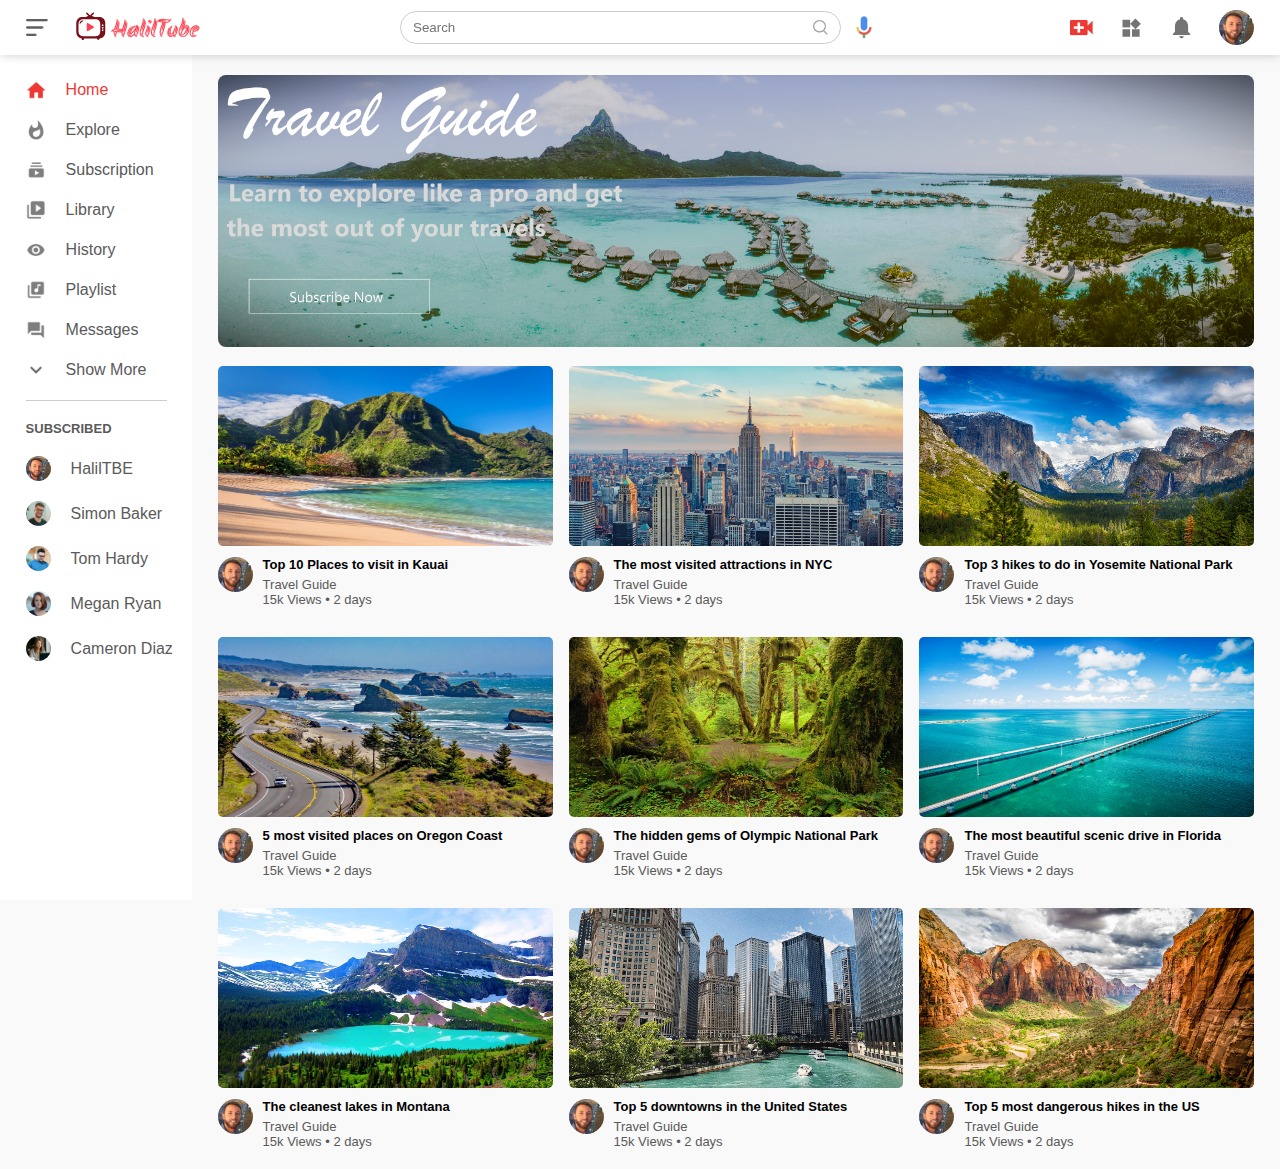
<file: index.html>
<!DOCTYPE html>
<html lang="en">
<head>
    <meta charset="UTF-8">
    <meta name="viewport" content="width=device-width, initial-scale=1.0">
    <link rel="stylesheet" href="style.css">
    <title>HalilTube</title>

</head>
<body>
    
    <nav class="flex-div">
        <div class="nav-left flex-div">
            <img src="images/menu.png" alt="" class="menu-icon">
            <a href="index.html"><img src="images/logo.png" alt="" class="logo"></a>
        </div>
        <div class="nav-middle flex-div">
            <div class="search-box flex-div">
                <input type="text" placeholder="Search">
                <img src="images/search.png" alt="">
            </div>
            <img src="images/voice-search.png" class="mic-icon">
        </div>
        <div class="nav-right flex-div">
            <img src="images/upload.png" alt="">
            <img src="images/more.png" alt="">
            <img src="images/notification.png" alt="">
            <img src="images/Jack.png" alt="" class="user-icon">
        </div>
    </nav>
            <!-- --------------------------- sidebar ------------------- -->
    <div class="sidebar">
        <div class="shortcut-links">
            <a href=""><img src="images/home.png" alt=""><p>Home</p></a>
            <a href=""><img src="images/explore.png" alt=""><p>Explore</p></a>
            <a href=""><img src="images/subscriprion.png" alt=""><p>Subscription</p></a>
            <a href=""><img src="images/library.png" alt=""><p>Library</p></a>
            <a href=""><img src="images/history.png" alt=""><p>History</p></a>
            <a href=""><img src="images/playlist.png" alt=""><p>Playlist</p></a>
            <a href=""><img src="images/messages.png" alt=""><p>Messages</p></a>
            <a href=""><img src="images/show-more.png" alt=""><p>Show More</p></a>
            <hr>
        </div>
        <div class="subscribed-list">
            <h3>SUBSCRIBED</h3>
            <a href=""><img src="images/Jack.png" alt=""><p>HalilTBE</p></a>
            <a href=""><img src="images/simon.png" alt=""><p>Simon Baker</p></a>
            <a href=""><img src="images/tom.png" alt=""><p>Tom Hardy</p></a>
            <a href=""><img src="images/megan.png" alt=""><p>Megan Ryan</p></a>
            <a href=""><img src="images/cameron.png" alt=""><p>Cameron Diaz</p></a>
        </div>
    </div>
                <!--------------------main--------------------->
    <div class="container">
        <div class="banner">
            <img src="images/banner.png">
        </div>
        <div class="list-container">
            <div class="vid-list">
                <a href="top-10-places-to-visit-in-Kauai.html"><img src="images/thumbnail1.png" class="thumbnail"></a>
                <div class="flex-div">
                    <img src="images/Jack.png">
                    <div class="vid-info">
                        <a href="top-10-places-to-visit-in-Kauai.html">Top 10 Places to visit in Kauai</a>
                        <p>Travel Guide</p>
                        <p>15k Views &bull; 2 days</p>
                    </div>
                </div>
            </div>
            <div class="vid-list">
                <a href=""><img src="images/thumbnail2.png" class="thumbnail"></a>
                <div class="flex-div">
                    <img src="images/Jack.png">
                    <div class="vid-info">
                        <a href="">The most visited attractions in NYC</a>
                        <p>Travel Guide</p>
                        <p>15k Views &bull; 2 days</p>
                    </div>
                </div>
            </div>
            <div class="vid-list">
                <a href=""><img src="images/thumbnail3.png" class="thumbnail"></a>
                <div class="flex-div">
                    <img src="images/Jack.png">
                    <div class="vid-info">
                        <a href="">Top 3 hikes to do in Yosemite National Park</a>
                        <p>Travel Guide</p>
                        <p>15k Views &bull; 2 days</p>
                    </div>
                </div>
            </div>
            <div class="vid-list">
                <a href=""><img src="images/thumbnail4.png" class="thumbnail"></a>
                <div class="flex-div">
                    <img src="images/Jack.png">
                    <div class="vid-info">
                        <a href="">5 most visited places on Oregon Coast</a>
                        <p>Travel Guide</p>
                        <p>15k Views &bull; 2 days</p>
                    </div>
                </div>
            </div>
            <div class="vid-list">
                <a href=""><img src="images/thumbnail5.png" class="thumbnail"></a>
                <div class="flex-div">
                    <img src="images/Jack.png">
                    <div class="vid-info">
                        <a href="">The hidden gems of Olympic National Park</a>
                        <p>Travel Guide</p>
                        <p>15k Views &bull; 2 days</p>
                    </div>
                </div>
            </div>
            <div class="vid-list">
                <a href=""><img src="images/thumbnail6.png" class="thumbnail"></a>
                <div class="flex-div">
                    <img src="images/Jack.png">
                    <div class="vid-info">
                        <a href="">The most beautiful scenic drive in Florida</a>
                        <p>Travel Guide</p>
                        <p>15k Views &bull; 2 days</p>
                    </div>
                </div>
            </div>
            <div class="vid-list">
                <a href=""><img src="images/thumbnail7.png" class="thumbnail"></a>
                <div class="flex-div">
                    <img src="images/Jack.png">
                    <div class="vid-info">
                        <a href="">The cleanest lakes in Montana</a>
                        <p>Travel Guide</p>
                        <p>15k Views &bull; 2 days</p>
                    </div>
                </div>
            </div>
            <div class="vid-list">
                <a href=""><img src="images/thumbnail8.png" class="thumbnail"></a>
                <div class="flex-div">
                    <img src="images/Jack.png">
                    <div class="vid-info">
                        <a href="">Top 5 downtowns in the United States</a>
                        <p>Travel Guide</p>
                        <p>15k Views &bull; 2 days</p>
                    </div>
                </div>
            </div>
            <div class="vid-list">
                <a href=""><img src="images/thumbnail9.png" class="thumbnail"></a>
                <div class="flex-div">
                    <img src="images/Jack.png">
                    <div class="vid-info">
                        <a href="">Top 5 most dangerous hikes in the US</a>
                        <p>Travel Guide</p>
                        <p>15k Views &bull; 2 days</p>
                    </div>
                </div>
            </div>
        </div>
    </div>




<script src="script.js"></script>

</body>
</html>
</file>
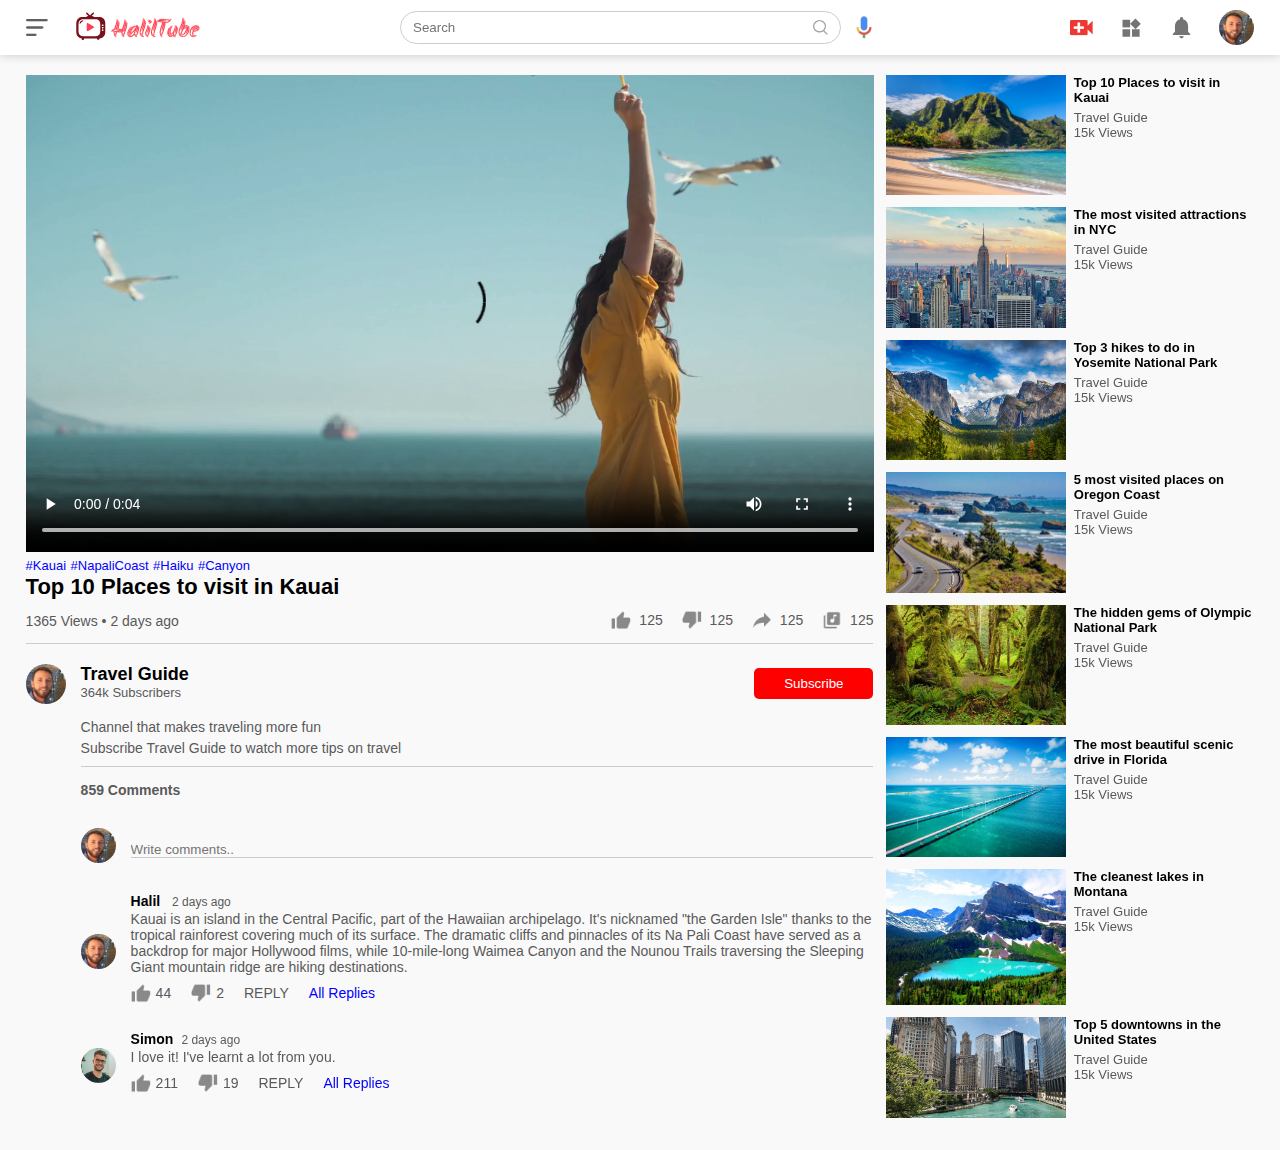
<file: top-10-places-to-visit-in-Kauai.html>
<!DOCTYPE html>
<html lang="en">
<head>
    <meta charset="UTF-8">
    <meta name="viewport" content="width=device-width, initial-scale=1.0">
    <link rel="stylesheet" href="style.css">
    <title>Play Video</title>

</head>
<body>
    
    <nav class="flex-div">
        <div class="nav-left flex-div">
            <img src="images/menu.png" alt="" class="menu-icon">
            <a href="index.html"><img src="images/logo.png" alt="" class="logo"></a>
        </div>
        <div class="nav-middle flex-div">
            <div class="search-box flex-div">
                <input type="text" placeholder="Search">
                <img src="images/search.png" alt="">
            </div>
            <img src="images/voice-search.png" class="mic-icon">
        </div>
        <div class="nav-right flex-div">
            <img src="images/upload.png" alt="">
            <img src="images/more.png" alt="">
            <img src="images/notification.png" alt="">
            <img src="images/Jack.png" alt="" class="user-icon">
        </div>
    </nav>
                 <!-- --------------------------- sidebar ------------------- -->

    <div class="container play-container">
        <div class="row">
            <div class="play-video">
                <video controls autoplay>
                    <source src="images/video.mp4" type="video/mp4">
                </video>
                <div class="tags">
                    <a href="">#Kauai</a> <a href="">#NapaliCoast</a> <a href="">#Haiku</a> <a href="">#Canyon</a>
                </div>
                <h3>Top 10 Places to visit in Kauai</h3>
                <div class="play-video-info">
                    <p>1365 Views &bull; 2 days ago</p>
                    <div>
                        <a href=""><img src="images/like.png" alt="">125</a>
                        <a href=""><img src="images/dislike.png" alt="">125</a>
                        <a href=""><img src="images/share.png" alt="">125</a>
                        <a href=""><img src="images/save.png" alt="">125</a>
                    </div>
                </div>
                <hr>
                <div class="publisher">
                    <img src="images/Jack.png">
                    <div>
                        <p>Travel Guide</p>
                        <span>364k Subscribers</span>
                    </div>
                    <button type="button">Subscribe</button>
                </div>
                <div class="vid-description">
                    <p>Channel that makes traveling more fun</p>
                    <p>Subscribe Travel Guide to watch more tips on travel</p>
                    <hr>
                    <h4>859 Comments</h4>

                    <div class="add-comment">
                        <img src="images/Jack.png">
                        <input type="text" placeholder="Write comments..">
                    </div>
                    <div class="old-comment">
                        <img src="images/Jack.png">
                        <div>
                            <h3>Halil <span>2 days ago</span></h3>
                            <p>Kauai is an island in the Central Pacific, part of the Hawaiian archipelago. It's nicknamed "the Garden Isle" thanks to the tropical rainforest covering much of its surface. The dramatic cliffs and pinnacles of its Na Pali Coast have served as a backdrop for major Hollywood films, while 10-mile-long Waimea Canyon and the Nounou Trails traversing the Sleeping Giant mountain ridge are hiking destinations.</p>
                                <div class="comment-action">
                                    <img src="images/like.png">
                                    <span>44</span>
                                    <img src="images/dislike.png">
                                    <span>2</span>
                                    <span>REPLY</span>
                                    <a href="">All Replies</a>
                                </div>
                        </div>
                    </div>
                    <div class="old-comment">
                        <img src="images/simon.png">
                        <div>
                            <h3>Simon<span>2 days ago</span></h3>
                            <p>I love it! I've learnt a lot from you.</p>
                                <div class="comment-action">
                                    <img src="images/like.png">
                                    <span>211</span>
                                    <img src="images/dislike.png">
                                    <span>19</span>
                                    <span>REPLY</span>
                                    <a href="">All Replies</a>
                                </div>
                        </div>
                    </div>

                </div>





            </div>
            <div class="right-sidebar">

                <div class="side-video-list">
                    <a href="" class="small-thumbnail"><img src="images/thumbnail1.png"></a>
                    <div class="vid-info">
                        <a href="">Top 10 Places to visit in Kauai</a>
                        <p>Travel Guide</p>
                        <p>15k Views</p>
                    </div>
                </div>
                <div class="side-video-list">
                    <a href="" class="small-thumbnail"><img src="images/thumbnail2.png"></a>
                    <div class="vid-info">
                        <a href="">The most visited attractions in NYC</a>
                        <p>Travel Guide</p>
                        <p>15k Views</p>
                    </div>
                </div>
                <div class="side-video-list">
                    <a href="" class="small-thumbnail"><img src="images/thumbnail3.png"></a>
                    <div class="vid-info">
                        <a href="">Top 3 hikes to do in Yosemite National Park</a>
                        <p>Travel Guide</p>
                        <p>15k Views</p>
                    </div>
                </div>
                <div class="side-video-list">
                    <a href="" class="small-thumbnail"><img src="images/thumbnail4.png"></a>
                    <div class="vid-info">
                        <a href="">5 most visited places on Oregon Coast</a>
                        <p>Travel Guide</p>
                        <p>15k Views</p>
                    </div>
                </div>
                <div class="side-video-list">
                    <a href="" class="small-thumbnail"><img src="images/thumbnail5.png"></a>
                    <div class="vid-info">
                        <a href="">The hidden gems of Olympic National Park</a>
                        <p>Travel Guide</p>
                        <p>15k Views</p>
                    </div>
                </div>
                <div class="side-video-list">
                    <a href="" class="small-thumbnail"><img src="images/thumbnail6.png"></a>
                    <div class="vid-info">
                        <a href="">The most beautiful scenic drive in Florida</a>
                        <p>Travel Guide</p>
                        <p>15k Views</p>
                    </div>
                </div>
                <div class="side-video-list">
                    <a href="" class="small-thumbnail"><img src="images/thumbnail7.png"></a>
                    <div class="vid-info">
                        <a href="">The cleanest lakes in Montana</a>
                        <p>Travel Guide</p>
                        <p>15k Views</p>
                    </div>
                </div>
                <div class="side-video-list">
                    <a href="" class="small-thumbnail"><img src="images/thumbnail8.png"></a>
                    <div class="vid-info">
                        <a href="">Top 5 downtowns in the United States</a>
                        <p>Travel Guide</p>
                        <p>15k Views</p>
                    </div>
                </div>

            

            </div>
        </div>
    </div>



</body>
</html>
</file>
<file: style.css>
* {
    margin: 0;
    padding: 0;
    font-family: 'Poppins', sans-serif;
    box-sizing: border-box;
}

a {
    text-decoration: none;
    color: #5a5a5a;
}

img {
    cursor: pointer;
}

.flex-div {
    display: flex;
    align-items: center;   
}

nav {
    padding: 10px 2%;
    justify-content: space-between;
    box-shadow: 0 0 10px rgba(0, 0, 0, 0.2);
    background: #fff;
    position: sticky;
    top: 0;
    z-index: 10;
}

.nav-right img{
    width: 25px;
    margin-right: 25px;
}

.nav-right .user-icon {
    border-radius: 50%;
    width: 35px;
    margin-right: 0;
}

.nav-left .menu-icon {
    width: 22px;
    margin-right: 25px;   
}

.nav-left .logo {
    width: 130px;
}

.nav-middle .mic-icon {
    width: 16px;
}

.nav-middle .search-box {
    border: 1px solid #ccc;
    margin-right: 15px;
    padding: 8px 12px;
    border-radius: 25px;
}

.nav-middle .search-box input {
    width: 400px;
    border: 0;
    outline: 0;
    background: transparent;
}

.nav-middle .search-box img {
    width: 15px;
}

    /* -------------------------- sidebar ---------------------- */

.sidebar {
    background: #fff;
    width: 15%;
    height: 100vh;
    position: fixed;
    top: 0;
    padding-left: 2%;
    padding-top: 80px;
}

.shortcut-links a img {
    width: 20px;
    margin-right: 20px;
}

.shortcut-links a {
    display: flex;
    align-items: center;
    margin-bottom: 20px;
    width: fit-content;
    flex-wrap: wrap;
}

.shortcut-links a:first-child {
    color: #ed3833;
}

.sidebar hr {
    border: 0;
    height: 1px;
    background: #ccc;
    width: 85%;
}

.subscribed-list h3 {
    font-size: 13px;
    margin: 20px 0;
    color: #5a5a5a;
}

.subscribed-list a {
    display: flex;
    align-items: center;
    margin-bottom: 20px;
    width: fit-content;
    flex-wrap: wrap;
}

.subscribed-list a img {
    width: 25px;
    border-radius: 50%;
    margin-right: 20px;
}

.small-sidebar {
    width: 5px;
}

.small-sidebar a p {
    display: none;
}

.small-sidebar h3 {
    display: none;
}

.small-sidebar hr {
    width: 50%;
    margin-bottom: 25px;
}
                            /* ----------main----------- */

.container {
    background: #f9f9f9;
    padding-left: 17%;
    padding-right: 2%;
    padding-top: 20px;
    padding-bottom: 20px;
}

.large-container {
    padding-left: 7%;
}

.banner {
    width: 100%;
}

.banner img {
    width: 100%;
    border-radius: 8px;
}

.list-container {
    display: grid;
    grid-template-columns: repeat(auto-fit, minmax(250px, 1fr));
    grid-column-gap: 16px;
    grid-row-gap: 30px;
    margin-top: 15px;
}

.vid-list .thumbnail {
    width: 100%;
    border-radius: 5px;
    max-height: 180px;
}

.vid-list .flex-div {
    align-items: flex-start;
    margin-top: 7px;
}

.vid-list .flex-div img {
    width: 35px;
    margin-right: 10px;
    border-radius: 50%;
}

.vid-info {
    color: #5a5a5a;
    font-size: 13px;
}

.vid-info a {
    color: black;
    font-weight: 700;
    display: block;
    margin-bottom: 5px;
}

@media (max-width: 900px) {
    .menu-icon {
        display: none;
    }
    .sidebar {
        display: none;
    }
    .container, .large-container {
        padding-left: 5%;
        padding-right: 5%;
    }
    .nav-right img {
        display: none;
    }
    .nav-right .user-icon {
        display: block;
        width: 30px;
    }
    .nav-middle .search-box input {
        width: 100px;
    }
    .nav-middle .mic-icon {
        display: none;
    }
    .nav-left .logo {
        width: 90px;
    }
}


        /* ---------------play video page--------------------- */

.play-container { 
    padding-left: 2%;
}

.row {
    display: flex;
    justify-content: space-between;
    flex-wrap: wrap;
}

.play-video {
    flex-basis: 69%;
}

.right-sidebar {
    flex-basis: 30%;
}

.play-video video {
    width: 100%;
}

.side-video-list {
    display: flex;
    justify-content: space-between;
    margin-bottom: 8px;
}

.side-video-list img {
    width: 100%;
}

.side-video-list .small-thumbnail {
    flex-basis: 49%;
}

.side-video-list .vid-info {
    flex-basis: 49%;
}

.play-video .tags a {
    color: #0000ff;
    font-size: 13px;
}

.play-video h3 {
    font-weight: 600;
    font-size: 22px;
}

.play-video .play-video-info {
    display: flex;
    align-items: center;
    justify-content: space-between;
    flex-wrap: wrap;
    margin-top: 10px;
    font-size: 14px;
    color: #5a5a5a;
}

.play-video .play-video-info a img {
    width: 20px;
    margin-right: 8px;
}

.play-video .play-video-info a {
    display: inline-flex;
    align-items: center;
    margin-left: 15px;   
}

.play-video hr {
    border: 0;
    height: 1px;
    background: #ccc;
    margin: 10px 0;
}

.publisher {
    display: flex;
    align-items: center;
    margin-top: 20px;
}

.publisher div {
    flex: 1;
    line-height: 18px;
}

.publisher img {
    width: 40px;
    border-radius: 50%;
    margin-right: 15px;
}

.publisher div p {
    color: #000;
    font-weight: 600;
    font-size: 18px;
}

.publisher div span {
    font-size: 13px;
    color: #5a5a5a;
}

.publisher button {
    background: red;
    color: #fff;
    padding: 8px 30px;
    border: 0;
    border-radius: 5px;
    outline: 0;
    cursor: pointer;
}

.vid-description {
    padding-left: 55px;
    margin: 15px 0;   
}

.vid-description p {
    font-size: 14px;
    margin-bottom: 5px;
    color: #5a5a5a;
}

.vid-description h4 {
    font-size: 14px;
    color: #5a5a5a;
    margin-top: 15px;    
}

.add-comment {
    display: flex;
    align-items: center;
    margin: 30px 0;
}

.add-comment img {
    width: 35px;
    border-radius: 50%;
    margin-right: 15px;
}

.add-comment input {
    border: 0;
    outline: 0;
    border-bottom: 1px solid #ccc;
    width: 100%;
    padding-top: 10px;
    background: transparent;
}

.old-comment {
    display: flex;
    align-items: center;
    margin: 20px 0;
}

.old-comment img {
    width: 35px;
    border-radius: 50%;
    margin-right: 15px;
}

.old-comment h3 {
    font-size: 14px;
    margin-bottom: 2px;
}

.old-comment h3 span {
    font-size: 12px;
    color: #5a5a5a;
    font-weight: 500;
    margin-left: 8px;
}

.old-comment .comment-action {
    display: flex;
    align-items: center;
    margin: 8px 0;
    font-size: 14px;
}

.old-comment .comment-action img {
    border-radius: 0;
    width: 20px;
    margin-right: 5px;
}

.old-comment .comment-action span {
    margin-right: 20px;
    color: #5a5a5a;
}

.old-comment .comment-action a{
    color: #0000ff;
}

@media (max-width: 900px) {
    .play-video{
        flex-basis: 100%;
    }
    .right-sidebar {
        flex-basis: 100%;
    }
    .play-container {
        padding-left: 5%;   
    }
    .vid-description {
        padding-left: 0;
    }
    .play-video .play-video-info a {
        margin-left: 0;
        margin-right: 15px;
        margin-top: 15px;
    }
}
</file>
